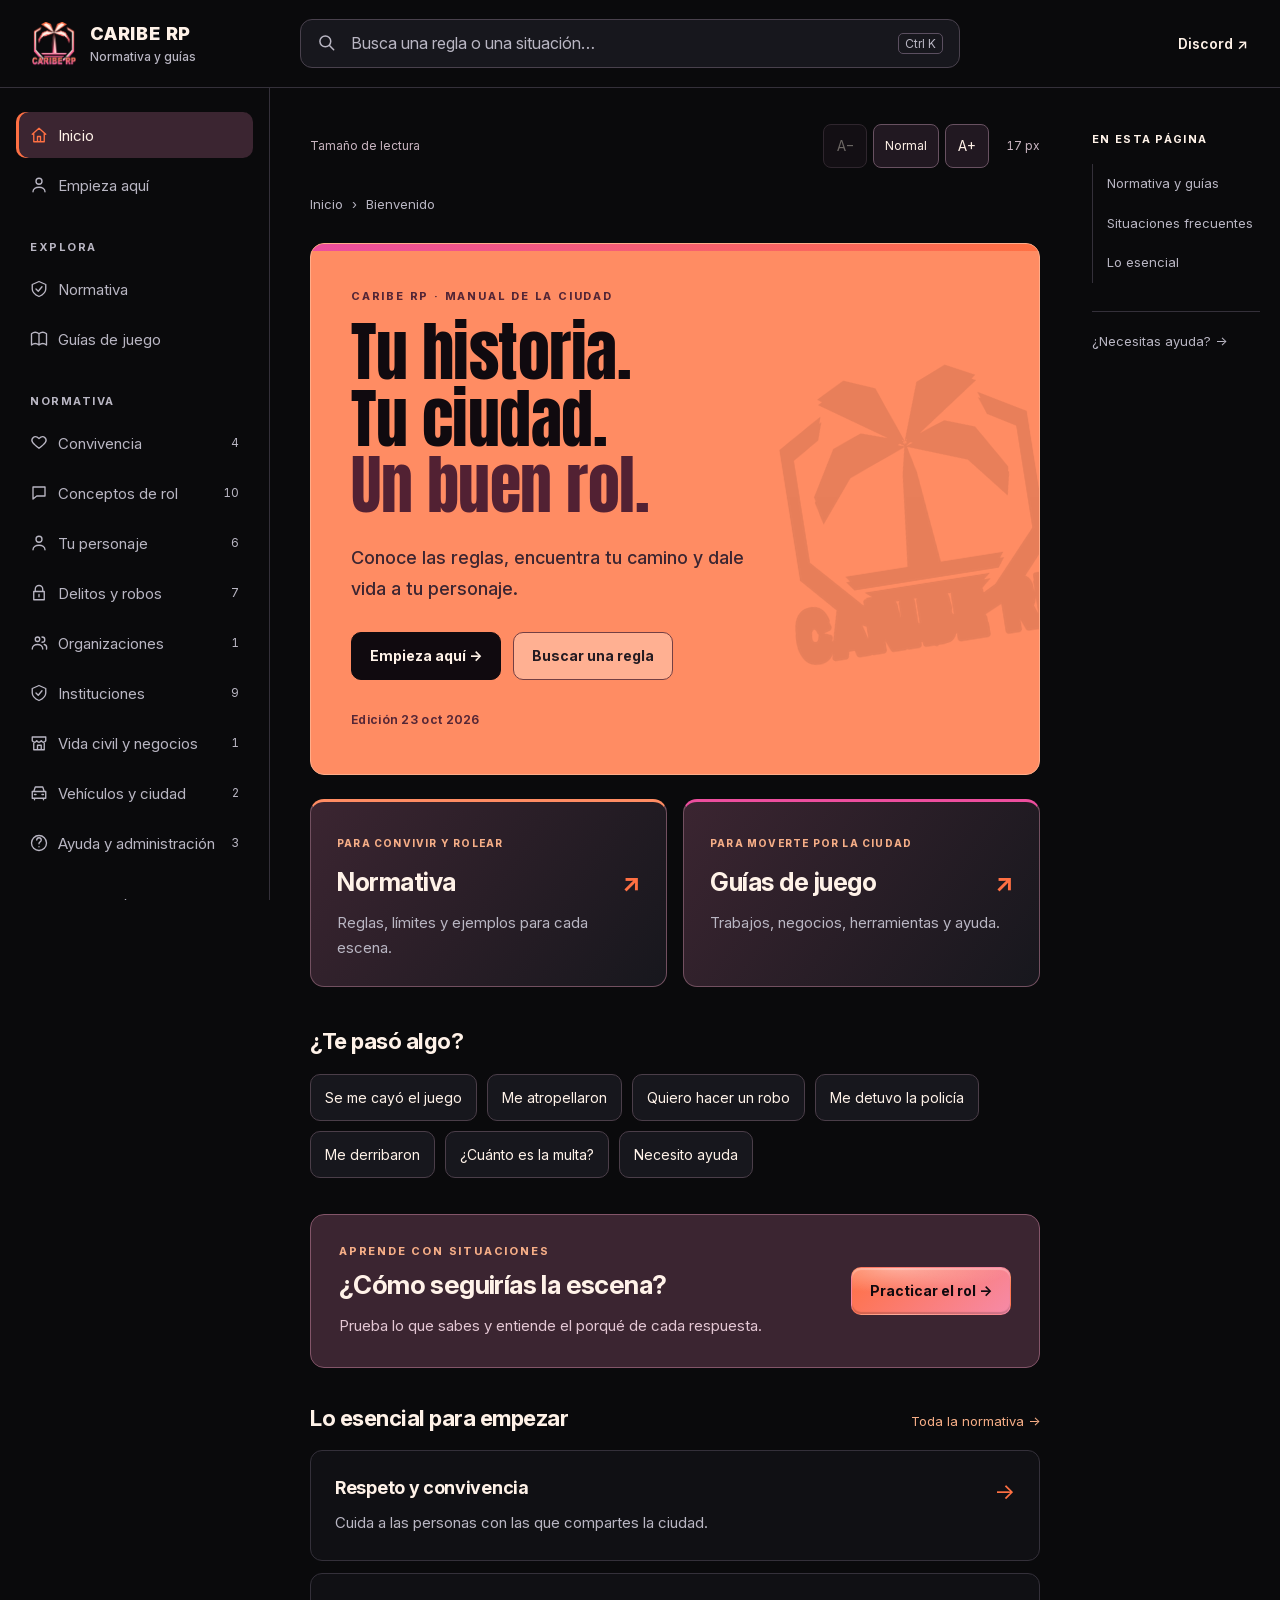
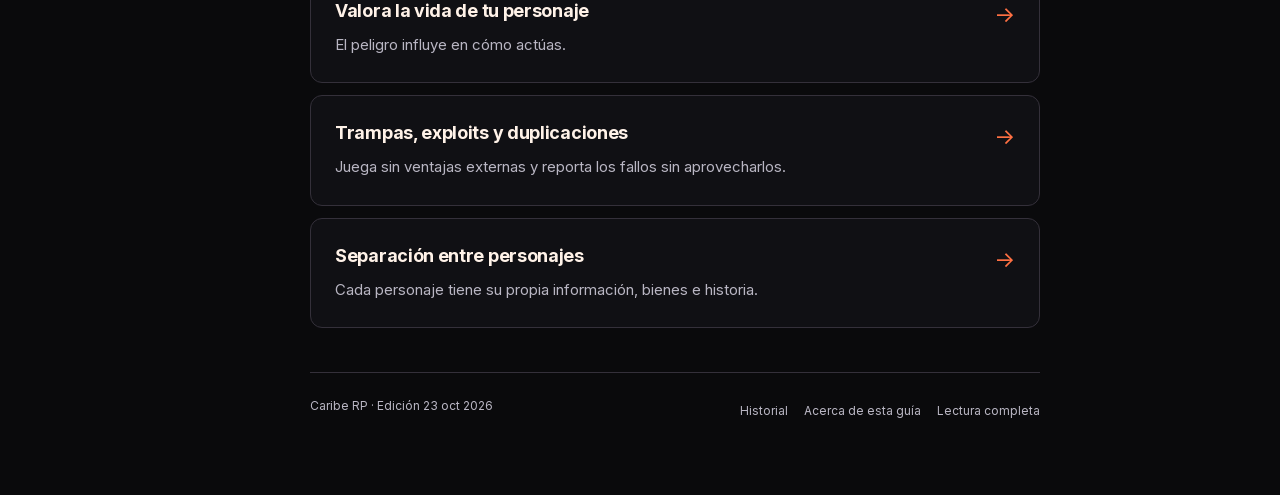
<file: index.html>
<!doctype html>
<html lang="es-CL">
<head>
<meta charset="utf-8"><meta name="viewport" content="width=device-width,initial-scale=1">
<meta name="robots" content="noindex,nofollow"><meta name="color-scheme" content="dark">
<meta name="description" content="Normativa y guías de Caribe RP. Encuentra reglas, ejemplos y ayuda para tu historia.">
<title>Normativa y guías · Caribe RP</title>
<link rel="icon" href="assets/caribe.png"><link rel="stylesheet" href="styles.css"><link rel="stylesheet" href="mejoras.css"><link rel="stylesheet" href="normativa.css"><script defer src="data.js"></script><script defer src="mejoras.js"></script><script defer src="app.js"></script>
</head>
<body>
<a class="skip" href="#contenido">Saltar al contenido</a>
<header class="topbar">
<a class="brand" href="#inicio"><img class="brand-logo" src="assets/caribe.png" alt="" width="38" height="42"><span>CARIBE RP<small>Normativa y guías</small></span></a>
<label class="search"><svg viewBox="0 0 24 24" aria-hidden="true"><circle cx="10" cy="10" r="6.5"/><path d="m15 15 5 5"/></svg><input id="buscar" type="search" autocomplete="off" placeholder="Busca una regla o una situación…" aria-label="Buscar en la normativa"><kbd>Ctrl K</kbd></label>
<button id="menu" class="mobile-toggle" aria-controls="sidebar" aria-expanded="false" aria-label="Abrir categorías">☰</button>
<a class="discord" href="https://discord.gg/H9JrDXFhCP" target="_blank" rel="noopener noreferrer">Discord ↗</a>
</header>
<div class="layout">
<aside id="sidebar" class="sidebar" aria-label="Categorías"><button id="cerrar-menu" class="sidebar-close" aria-label="Cerrar categorías">Cerrar menú <span aria-hidden="true">×</span></button><nav id="navegacion" aria-label="Normativa y guías"></nav><div class="sidebar-foot"><span class="live-dot"></span> Hecho para nuestra ciudad.<small>Edición · 23 oct 2026</small></div></aside>
<main id="contenido" tabindex="-1"></main>
<aside id="complemento" class="rightbar" aria-label="En esta página"></aside>
</div>
<button id="shade" class="shade" hidden tabindex="-1" aria-label="Cerrar categorías"></button>
<div class="toast" id="aviso" role="status" aria-live="polite"></div>
<noscript><p class="noscript">Puedes leer todos los artículos en la <a href="lectura.html">versión sin JavaScript</a>.</p></noscript>
</body>
</html>
</file>
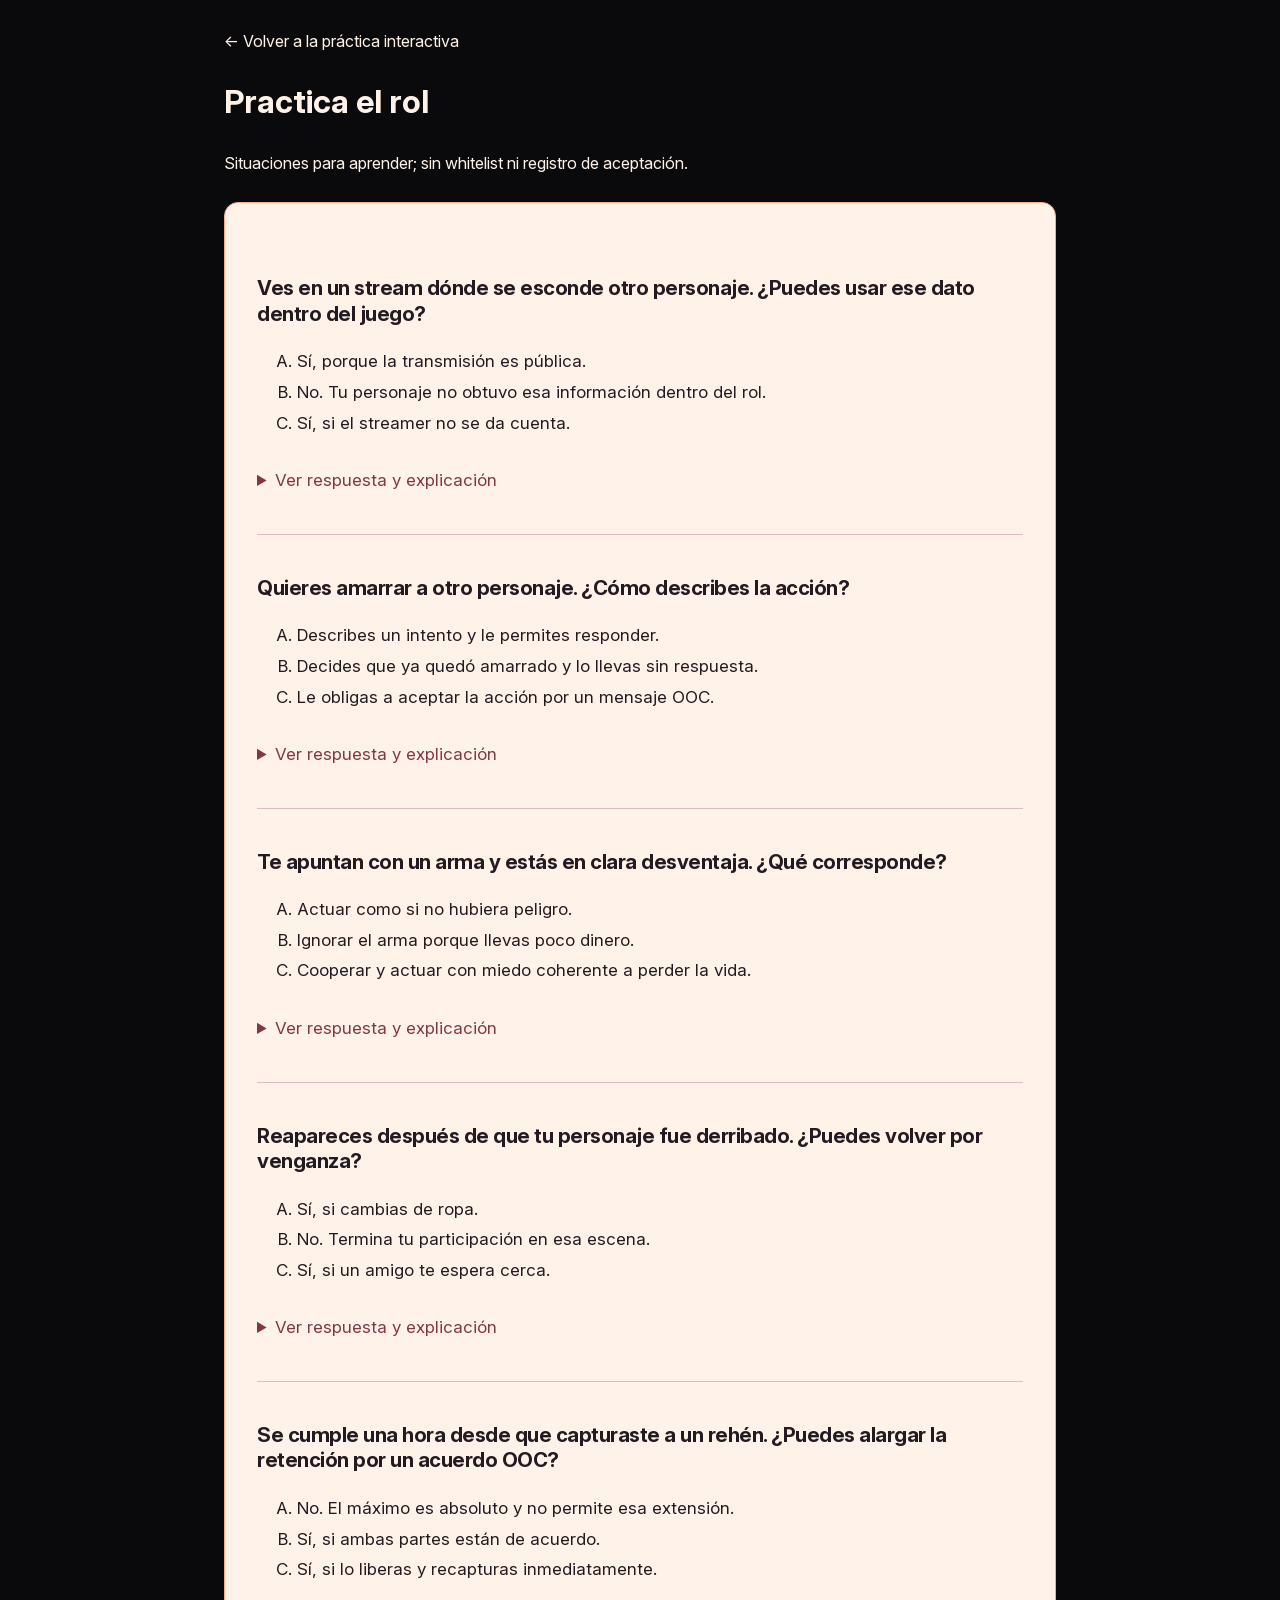
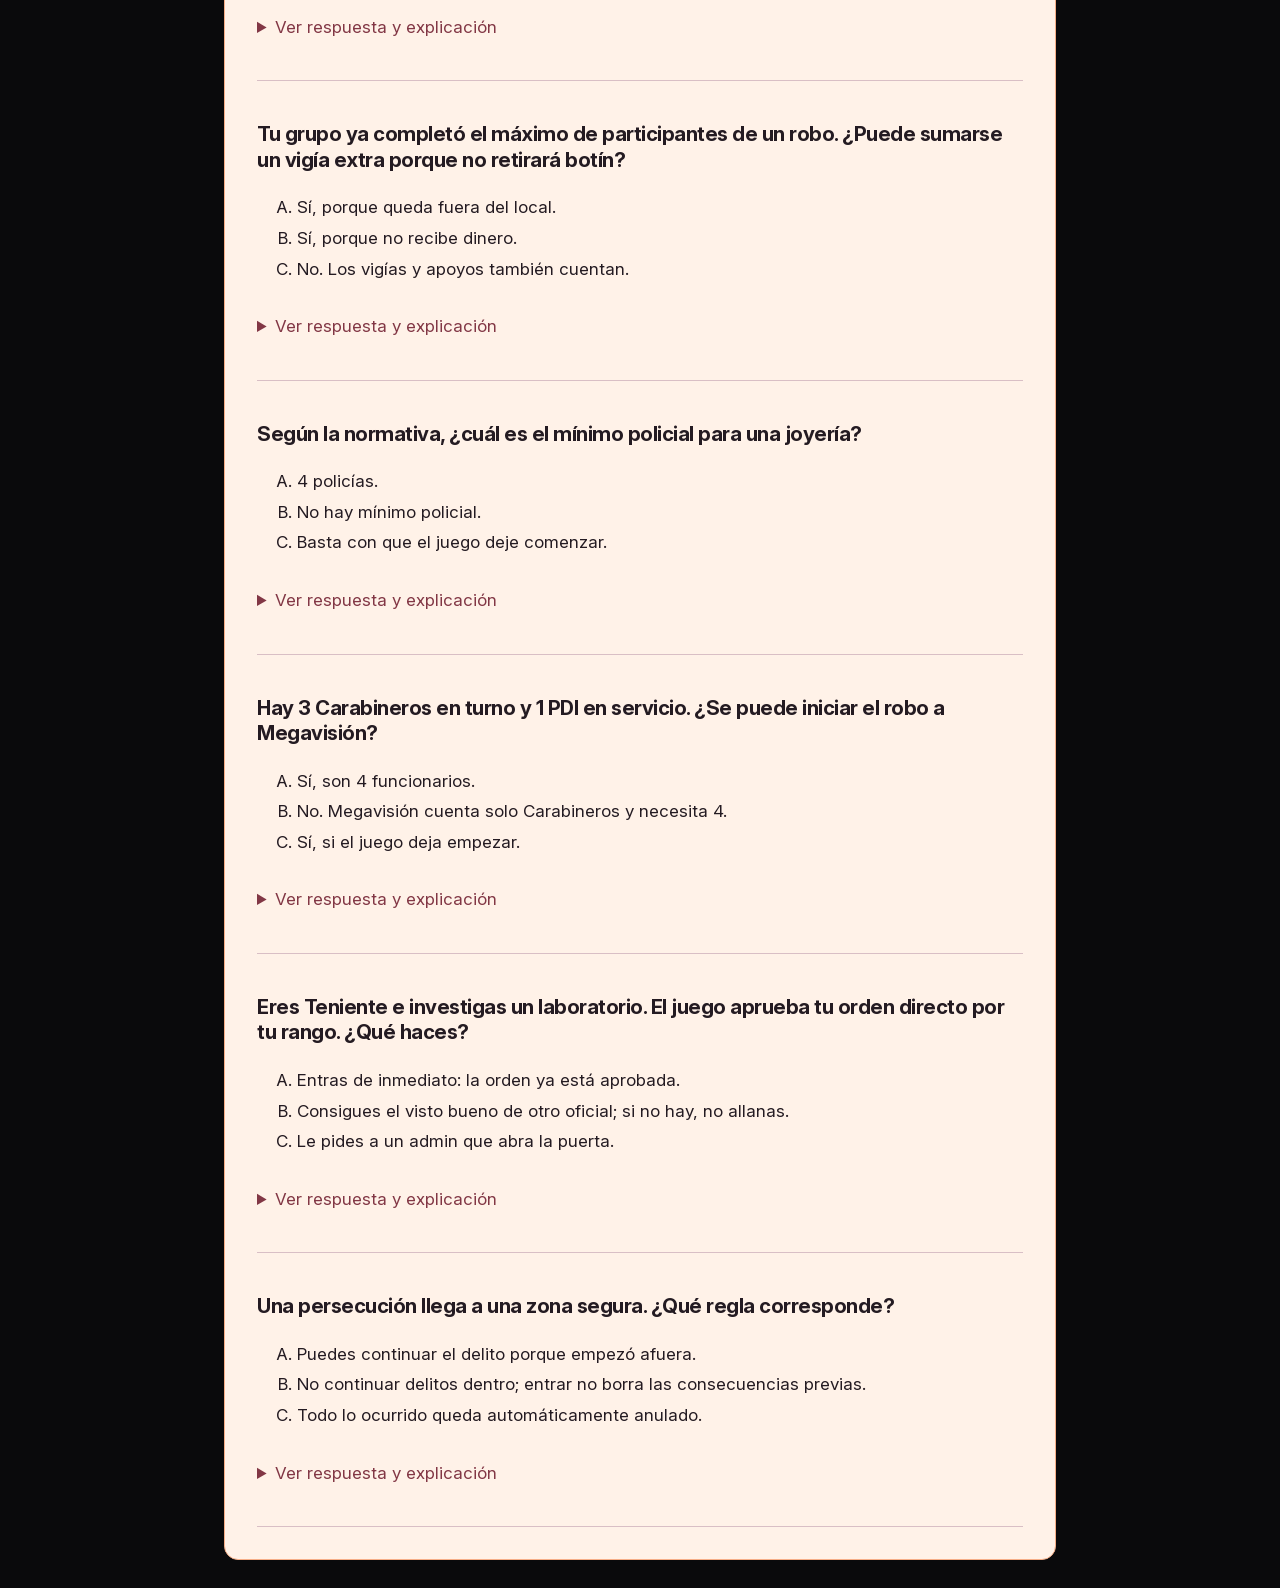
<file: lectura-mejoras.html>
<!doctype html><html lang="es-CL"><head><meta charset="utf-8"><meta name="viewport" content="width=device-width,initial-scale=1"><meta name="robots" content="noindex,nofollow"><title>Práctica de rol · Caribe RP</title><link rel="icon" href="assets/caribe.png"><link rel="stylesheet" href="styles.css"><link rel="stylesheet" href="mejoras.css"><link rel="stylesheet" href="normativa.css"></head><body class="static-reading"><a href="index.html#practica">← Volver a la práctica interactiva</a><h1>Practica el rol</h1><p>Situaciones para aprender; sin whitelist ni registro de aceptación.</p><div class="quiz-sheet"><section class="practice-reading"><h2>Ves en un stream dónde se esconde otro personaje. ¿Puedes usar ese dato dentro del juego?</h2><ol type="A"><li>Sí, porque la transmisión es pública.</li><li>No. Tu personaje no obtuvo esa información dentro del rol.</li><li>Sí, si el streamer no se da cuenta.</li></ol><details><summary>Ver respuesta y explicación</summary><p><strong>No. Tu personaje no obtuvo esa información dentro del rol.</strong></p><p>Usar información externa dentro del rol es metagaming. Lo que sabes como jugador no lo sabe automáticamente tu personaje.</p><a href="lectura.html#metagaming">Leer la regla completa →</a></details></section><section class="practice-reading"><h2>Quieres amarrar a otro personaje. ¿Cómo describes la acción?</h2><ol type="A"><li>Describes un intento y le permites responder.</li><li>Decides que ya quedó amarrado y lo llevas sin respuesta.</li><li>Le obligas a aceptar la acción por un mensaje OOC.</li></ol><details><summary>Ver respuesta y explicación</summary><p><strong>Describes un intento y le permites responder.</strong></p><p>La otra persona debe tener una posibilidad de respuesta. Decidir sus acciones sin dejarle responder es powergaming.</p><a href="lectura.html#powergaming">Leer la regla completa →</a></details></section><section class="practice-reading"><h2>Te apuntan con un arma y estás en clara desventaja. ¿Qué corresponde?</h2><ol type="A"><li>Actuar como si no hubiera peligro.</li><li>Ignorar el arma porque llevas poco dinero.</li><li>Cooperar y actuar con miedo coherente a perder la vida.</li></ol><details><summary>Ver respuesta y explicación</summary><p><strong>Cooperar y actuar con miedo coherente a perder la vida.</strong></p><p>Valorar la vida significa que el peligro influye en las decisiones de tu personaje.</p><a href="lectura.html#valorar-vida">Leer la regla completa →</a></details></section><section class="practice-reading"><h2>Reapareces después de que tu personaje fue derribado. ¿Puedes volver por venganza?</h2><ol type="A"><li>Sí, si cambias de ropa.</li><li>No. Termina tu participación en esa escena.</li><li>Sí, si un amigo te espera cerca.</li></ol><details><summary>Ver respuesta y explicación</summary><p><strong>No. Termina tu participación en esa escena.</strong></p><p>Al reaparecer termina la participación en la escena. No puedes regresar para vengarte ni usar los recuerdos que la regla excluye.</p><a href="lectura.html#pk-ck">Leer la regla completa →</a></details></section><section class="practice-reading"><h2>Se cumple una hora desde que capturaste a un rehén. ¿Puedes alargar la retención por un acuerdo OOC?</h2><ol type="A"><li>No. El máximo es absoluto y no permite esa extensión.</li><li>Sí, si ambas partes están de acuerdo.</li><li>Sí, si lo liberas y recapturas inmediatamente.</li></ol><details><summary>Ver respuesta y explicación</summary><p><strong>No. El máximo es absoluto y no permite esa extensión.</strong></p><p>El máximo es una hora desde cada captura. No se extiende por acuerdo OOC ni se reinicia mediante una recaptura inmediata.</p><a href="lectura.html#rehenes">Leer la regla completa →</a></details></section><section class="practice-reading"><h2>Tu grupo ya completó el máximo de participantes de un robo. ¿Puede sumarse un vigía extra porque no retirará botín?</h2><ol type="A"><li>Sí, porque queda fuera del local.</li><li>Sí, porque no recibe dinero.</li><li>No. Los vigías y apoyos también cuentan.</li></ol><details><summary>Ver respuesta y explicación</summary><p><strong>No. Los vigías y apoyos también cuentan.</strong></p><p>El límite abarca toda la escena: ejecutores, conductor, vigías y apoyo exterior. El cupo de quienes retiran botín es una restricción distinta.</p><a href="lectura.html#limites-robos">Leer la regla completa →</a></details></section><section class="practice-reading"><h2>Según la normativa, ¿cuál es el mínimo policial para una joyería?</h2><ol type="A"><li>4 policías.</li><li>No hay mínimo policial.</li><li>Basta con que el juego deje comenzar.</li></ol><details><summary>Ver respuesta y explicación</summary><p><strong>4 policías.</strong></p><p>La tabla aprobada exige 4 policías para joyería. Que una interacción esté disponible no elimina los requisitos de la norma.</p><a href="lectura.html#limites-robos">Leer la regla completa →</a></details></section><section class="practice-reading"><h2>Hay 3 Carabineros en turno y 1 PDI en servicio. ¿Se puede iniciar el robo a Megavisión?</h2><ol type="A"><li>Sí, son 4 funcionarios.</li><li>No. Megavisión cuenta solo Carabineros y necesita 4.</li><li>Sí, si el juego deja empezar.</li></ol><details><summary>Ver respuesta y explicación</summary><p><strong>No. Megavisión cuenta solo Carabineros y necesita 4.</strong></p><p>Megavisión exige 4 Carabineros en turno; la PDI no cuenta en ese robo. En los otros seis robos sí cuentan juntos.</p><a href="lectura.html#limites-robos">Leer la regla completa →</a></details></section><section class="practice-reading"><h2>Eres Teniente e investigas un laboratorio. El juego aprueba tu orden directo por tu rango. ¿Qué haces?</h2><ol type="A"><li>Entras de inmediato: la orden ya está aprobada.</li><li>Consigues el visto bueno de otro oficial; si no hay, no allanas.</li><li>Le pides a un admin que abra la puerta.</li></ol><details><summary>Ver respuesta y explicación</summary><p><strong>Consigues el visto bueno de otro oficial; si no hay, no allanas.</strong></p><p>La orden la autoriza un oficial distinto de quien investiga. La aprobación automática por rango no reemplaza esa revisión.</p><a href="lectura.html#allanamiento">Leer la regla completa →</a></details></section><section class="practice-reading"><h2>Una persecución llega a una zona segura. ¿Qué regla corresponde?</h2><ol type="A"><li>Puedes continuar el delito porque empezó afuera.</li><li>No continuar delitos dentro; entrar no borra las consecuencias previas.</li><li>Todo lo ocurrido queda automáticamente anulado.</li></ol><details><summary>Ver respuesta y explicación</summary><p><strong>No continuar delitos dentro; entrar no borra las consecuencias previas.</strong></p><p>No se continúan delitos en una zona segura. Tampoco se usa su entrada para cancelar consecuencias o reiniciar la participación.</p><a href="lectura.html#zona-segura">Leer la regla completa →</a></details></section></div></body></html>
</file>
<file: styles.css>
@font-face{font-family:Inter;src:url(assets/inter.woff2) format('woff2');font-weight:100 900;font-display:swap}
@font-face{font-family:Anton;src:url(assets/anton.woff2) format('woff2');font-weight:400;font-display:swap}

/* Caribe: superficies oscuras, lectura clara y color concentrado en la portada. */
:root{
  --bg:#0a0a0c;--surface:#101014;--raised:#17171d;--line:#34303a;
  --text:#fff2e8;--sub:#b9b6c3;--accent:#ff7043;--accent2:#ed4e9e;
  --cream:#fff2e8;--wine:#3b2531;--green:#7ddc8a;--warning:#ffb24a;
  --on-accent:#100a0f;--header:88px;--radius:14px;
  font-family:Inter,"Segoe UI",Arial,sans-serif;font-size:16px;color-scheme:dark;
}
*{box-sizing:border-box}
html{scroll-padding-top:calc(var(--header) + 24px)}
body{margin:0;background:var(--bg);color:var(--text);line-height:1.65;-webkit-text-size-adjust:100%;text-size-adjust:100%}
button,input{font:inherit}
button,a{touch-action:manipulation}
a{color:inherit;text-decoration:none}
button{cursor:pointer;color:inherit}
button,input{border-radius:10px}
svg{width:20px;height:20px;fill:none;stroke:currentColor;stroke-width:1.8;stroke-linecap:round;stroke-linejoin:round;flex-shrink:0}
::selection{background:#723a52;color:var(--cream)}
:focus-visible{outline:3px solid var(--accent);outline-offset:4px}
[hidden]{display:none!important}
.skip{position:fixed;top:-100px;left:20px;background:var(--accent);color:var(--on-accent);padding:12px 20px;z-index:60;border-radius:10px;font-weight:700}
.skip:focus{top:12px}

/* Cabecera y navegación. */
.topbar{position:sticky;top:0;z-index:10;min-height:var(--header);display:flex;align-items:center;gap:28px;padding:16px 32px;background:var(--bg);border-bottom:1px solid var(--line)}
.brand{display:flex;align-items:center;gap:14px;flex:0 0 240px;line-height:1.2}
.brand-logo{object-fit:contain;flex-shrink:0;width:44px;height:48px}
.brand>span{font-size:18px;letter-spacing:.8px;font-weight:850}
.brand small{display:block;font-size:12px;letter-spacing:0;color:var(--sub);font-weight:500;margin-top:6px}
.search{display:flex;align-items:center;gap:12px;background:var(--raised);border:1px solid #49414d;border-radius:12px;padding:11px 16px;max-width:660px;width:100%;min-height:48px;color:var(--sub)}
.search:focus-within{border-color:var(--accent);box-shadow:0 0 0 3px rgba(255,112,67,.13)}
.search input{width:100%;min-width:0;border:0;outline:0;background:none;color:var(--text);font-size:16px;line-height:1.4}
.search input::placeholder{color:var(--sub);opacity:1}
.search kbd{font:12px Inter,sans-serif;white-space:nowrap;border:1px solid #5b4f60;border-radius:5px;padding:2px 6px;color:var(--sub)}
.discord{margin-left:auto;display:inline-flex;align-items:center;justify-content:center;min-height:44px;font-size:14px;font-weight:600;white-space:nowrap;color:var(--cream)}
.discord:hover{color:var(--accent)}
.mobile-toggle{display:none}
.sidebar-close{display:none}
.layout{max-width:1660px;margin:auto;display:grid;grid-template-columns:270px minmax(0,1fr) 200px;min-height:calc(100dvh - var(--header))}
.sidebar{position:sticky;top:var(--header);height:calc(100dvh - var(--header));overflow:auto;overscroll-behavior:contain;border-right:1px solid var(--line);padding:24px 16px;display:flex;flex-direction:column;scrollbar-width:thin}
.nav-label{font-size:11px;letter-spacing:1.5px;color:var(--sub);padding:26px 14px 10px;text-transform:uppercase;font-weight:700}
.nav-link{display:flex;align-items:center;gap:10px;padding:12px 14px;border-radius:10px;margin-bottom:4px;font-size:15px;line-height:1.4;min-height:46px;color:var(--sub);transition:background .16s,color .16s}
.nav-link svg{width:18px;height:18px}
.nav-link:hover{background:var(--raised);color:var(--text)}
.nav-link.active{color:var(--cream);background:#3b2531;box-shadow:inset 3px 0 var(--accent)}
.nav-link.active svg{color:var(--accent)}
.count{margin-left:auto;font-size:12px;color:var(--sub);font-variant-numeric:tabular-nums}
.sidebar-foot{margin-top:auto;padding:32px 14px 4px;font-size:12px;color:var(--sub)}
.sidebar-foot small{display:block;font-size:11px;color:var(--sub);margin-top:6px}
.live-dot{display:inline-block;width:6px;height:6px;border-radius:50%;background:var(--accent);margin-right:6px}
main{min-width:0;padding:36px 40px 56px}
.rightbar{position:sticky;top:var(--header);height:calc(100dvh - var(--header));overflow:auto;padding:42px 20px 28px 12px;font-size:13px;color:var(--sub)}
.rightbar h2{font-size:11px;text-transform:uppercase;letter-spacing:1.3px;color:var(--text);margin:0 0 16px}
.rightbar a{display:block;padding:10px 0 10px 14px;border-left:1px solid var(--line);line-height:1.5}
.rightbar a:hover{color:var(--accent);border-left-color:var(--accent)}
.rightbar .aside-support{border-left:0;border-top:1px solid var(--line);margin-top:28px;padding:20px 0;font-size:13px}
.crumb{font-size:13px;color:var(--sub);display:flex;gap:9px;flex-wrap:wrap;margin-bottom:28px;line-height:1.6}
.crumb a:hover{color:var(--accent)}

/* La portada concentra el gesto gráfico: un sol Caribe y una franja de color. */
.hero{position:relative;overflow:hidden;isolation:isolate;border:1px solid #704654;border-radius:var(--radius);padding:44px 40px;background:radial-gradient(ellipse at 95% 5%,rgba(237,78,158,.25),transparent 58%),linear-gradient(130deg,#3b2531,#20141e 70%)}
.hero:before{content:'';position:absolute;inset:0 0 auto;height:5px;background:linear-gradient(90deg,var(--accent),var(--accent2));z-index:-1}
.hero:after{content:'';position:absolute;width:210px;height:210px;right:-50px;bottom:-90px;border-radius:50%;background:linear-gradient(155deg,#f6ae87,var(--accent) 50%,var(--accent2));box-shadow:0 0 0 22px rgba(246,174,135,.07),0 0 0 46px rgba(246,174,135,.04);z-index:-1}
.eyebrow{text-transform:uppercase;letter-spacing:1.8px;color:#f6ae87;font-size:11px;font-weight:750;line-height:1.6;margin-bottom:14px}
.hero h1{font-family:Anton,Impact,"Arial Narrow",sans-serif;font-size:clamp(46px,4.3vw,68px);line-height:1.08;letter-spacing:-.5px;font-weight:400;color:var(--cream);margin:0 0 22px;max-width:650px}
.hero h1 span{color:#f6ae87}
.hero p{font-size:17px;color:#eedbe4;max-width:42ch;margin:0 0 28px;line-height:1.7}
.hero-actions{display:flex;gap:12px;flex-wrap:wrap;position:relative;max-width:85%}
.primary,.secondary{display:inline-flex;align-items:center;justify-content:center;gap:8px;border-radius:10px;font-weight:700;font-size:14px;min-height:48px;padding:12px 18px;border:1px solid transparent;line-height:1.4}
.primary{color:var(--on-accent);background:radial-gradient(120% 90% at 28% 0%,rgba(255,255,255,.4),transparent 60%),linear-gradient(135deg,var(--accent),#f68aa8);box-shadow:inset 0 2px 1px rgba(255,255,255,.25),inset 0 -2px 1px rgba(0,0,0,.16)}
.primary:hover{filter:brightness(1.08)}
.secondary{border-color:#876372;background:#281c25;color:var(--cream)}
.secondary:hover{background:#402a37}
.reading-paths{display:grid;grid-template-columns:repeat(2,minmax(0,1fr));gap:16px;margin:24px 0 40px}
.reading-path{position:relative;display:block;border:1px solid #53404b;border-radius:var(--radius);padding:26px;background:linear-gradient(135deg,#221a21,var(--surface));transition:border-color .16s,background .16s}
.reading-path:hover{border-color:var(--accent);background:var(--raised)}
.reading-path .eyebrow{color:#f6ae87;font-size:10px;letter-spacing:1.2px}
.reading-path h2{display:flex;justify-content:space-between;gap:12px;font-size:25px;line-height:1.3;margin:12px 0;letter-spacing:-.5px}
.reading-path h2 span{color:var(--accent)}
.reading-path p{font-size:15px;color:var(--sub);margin:0}
.section-top{display:flex;justify-content:space-between;align-items:baseline;gap:16px;margin:36px 0 18px;scroll-margin-top:calc(var(--header) + 20px)}
.section-top h2{font-size:22px;letter-spacing:-.5px;margin:0;line-height:1.3}
.section-top>a{font-size:13px;color:#f6ae87;flex-shrink:0}
.quicklinks{display:flex;gap:10px;flex-wrap:wrap}
.quicklinks a{font-size:14px;border:1px solid #4b3e49;padding:11px 14px;min-height:46px;border-radius:10px;color:var(--cream);background:var(--raised)}
.quicklinks a:hover{border-color:var(--accent);color:#f6ae87}

/* Catálogo y resultados. Todo el texto útil parte de 15 px. */
.page-title{font-size:clamp(32px,3.1vw,44px);line-height:1.15;letter-spacing:-1.1px;margin:0 0 18px;font-weight:800;text-wrap:balance;overflow-wrap:anywhere}
.page-intro{font-size:17px;line-height:1.75;color:var(--sub);max-width:62ch;margin:0 0 28px}
.catalog-head{border:1px solid #60434f;border-left:4px solid var(--accent);border-radius:12px;background:linear-gradient(110deg,#2a1d27,var(--surface));padding:28px;margin-bottom:28px}
.catalog-head .eyebrow{display:flex;align-items:center;gap:10px;margin-bottom:20px}.catalog-head .eyebrow svg{width:19px;height:19px}.catalog-head .page-intro{margin-bottom:0}
.categories{display:grid;grid-template-columns:repeat(2,minmax(0,1fr));gap:14px}
.category-card{position:relative;display:flex;align-items:flex-start;gap:16px;border:1px solid var(--line);border-radius:var(--radius);background:var(--raised);padding:24px;transition:border-color .16s,background .16s;min-width:0}
.category-card:hover{border-color:#cb816d;background:#231c24}
.category-card>div:nth-child(2){min-width:0;flex:1}
.category-icon{display:grid;place-items:center;flex-shrink:0;width:44px;height:44px;border:1px solid #95604f;border-radius:12px;background:linear-gradient(145deg,#653728,#3b2531);color:#ffbb9e}
.category-icon svg{width:22px;height:22px}
.category-card h2{font-size:17px;line-height:1.4;margin:0 0 8px;letter-spacing:-.3px}
.category-card p{font-size:15px;color:var(--sub);line-height:1.65;margin:0}
.category-card .category-meta{font-size:12px;color:#f6ae87;margin-top:16px}
.arrow{color:var(--accent);font-size:21px;line-height:1;margin-left:auto}
.filters{display:flex;gap:8px;flex-wrap:wrap;margin:24px 0}
.filter{border:1px solid #514554;background:var(--surface);padding:11px 16px;font-size:14px;color:var(--sub);min-height:46px;line-height:1.4}
.filter.active{background:var(--wine);border-color:#c77d94;color:var(--cream)}
.article-list{display:grid;gap:12px}
.article-row{display:flex;align-items:flex-start;justify-content:space-between;gap:16px;padding:24px;border:1px solid var(--line);border-radius:12px;background:var(--surface);transition:border-color .16s,background .16s}
.article-row:hover{border-color:#a16c61;background:var(--raised)}
.article-row h2{font-size:18px;line-height:1.4;letter-spacing:-.3px;margin:0 0 9px}
.article-row p{font-size:15px;line-height:1.75;color:var(--sub);margin:0;max-width:62ch}
.row-arrow{color:var(--accent);font-size:22px;line-height:1.5;flex-shrink:0}
.status-hint{font-size:14px;color:var(--sub);line-height:1.7;margin-bottom:24px}
.empty{border:1px dashed #7d6378;border-radius:var(--radius);padding:28px;font-size:16px;color:var(--sub)}
.empty h2{font-size:23px;color:var(--text)}
.empty a{display:inline-block;color:#f6ae87;min-height:44px;padding:8px 0}

/* Lectura larga: ancho limitado, párrafos aireados y ejemplos distintos. */
.article-body{font-size:17px;line-height:1.85;max-width:65ch;overflow-wrap:anywhere}
.article-body p{color:#e2dce5;margin:0 0 24px}
.article-body h2{font-size:24px;line-height:1.35;letter-spacing:-.4px;margin:36px 0 18px;scroll-margin-top:calc(var(--header) + 24px)}
.article-section{scroll-margin-top:calc(var(--header) + 24px)}
.article-actions{display:flex;gap:10px;flex-wrap:wrap;align-items:center;margin:24px 0 32px;padding-bottom:24px;border-bottom:1px solid var(--line)}
.small-btn{background:var(--raised);border:1px solid #5d4d60;min-height:46px;padding:10px 15px;font-size:14px;border-radius:10px;color:var(--cream);line-height:1.5}
.small-btn:hover{border-color:var(--accent);color:#f6ae87}
.examples{display:grid;grid-template-columns:repeat(2,minmax(0,1fr));gap:16px}
.example{border:1px solid #38513d;border-top:3px solid var(--green);border-radius:12px;padding:22px;background:#131c17;font-size:15px;line-height:1.8}
.example h3{font-size:14px;color:#a9efb2;margin:0 0 12px;line-height:1.5}
.example.bad{background:#24191e;border-color:#69434b;border-top-color:#f6ae87}
.example.bad h3{color:#ffbdac}
.example p{margin:0;color:#e2dce5}
.source-note{border-top:1px solid var(--line);padding-top:22px;margin-top:36px;color:var(--sub);font-size:13px}
.source-note>summary{cursor:pointer;font-size:13px;min-height:44px;padding:8px 0;font-weight:600}
.source-note ul{padding-left:22px}
.source-note p,.source-note small{font-size:13px;color:var(--sub);line-height:1.8}
.related{border-top:1px solid var(--line);padding-top:24px;margin-top:36px}
.related h2{font-size:18px;line-height:1.4;margin:0 0 12px}
.related a{display:inline-block;margin:4px 16px 0 0;padding:8px 0;min-height:44px;color:#f6ae87;font-size:15px}
.pager{display:flex;gap:14px;justify-content:space-between;margin-top:32px}
.pager a{border:1px solid var(--line);padding:18px;border-radius:12px;font-size:15px;flex:1;min-width:0;background:var(--surface);line-height:1.5;overflow-wrap:anywhere}
.pager a:hover{border-color:var(--accent)}
.pager a:last-child{text-align:right}
.pager small{display:block;font-size:12px;color:var(--sub);margin-bottom:8px}
.glossary{margin:24px 0}
.glossary>div{padding:24px 0;border-bottom:1px solid var(--line)}
.glossary dt{font-size:20px;font-weight:750;color:var(--cream);line-height:1.5}
.glossary dd{margin:10px 0 0;color:#e2dce5;font-size:17px}
.glossary dd a{display:block;font-size:14px;color:#f6ae87;margin-top:10px;padding:7px 0;min-height:44px}
.history-list section{padding:26px 0;border-bottom:1px solid var(--line)}
.history-list h2{font-size:23px;letter-spacing:-.4px;margin:12px 0;line-height:1.4}
.history-list p{font-size:17px;color:var(--sub)}
.steps{list-style:none;padding:0;counter-reset:step}
.steps li{counter-increment:step;display:flex;align-items:center;gap:20px;padding:24px 0;border-bottom:1px solid var(--line)}
.steps li:before{content:counter(step);display:grid;place-items:center;width:42px;height:42px;flex-shrink:0;border-radius:12px;background:var(--wine);color:#ffbb9e;font-weight:750}
.steps a{font-size:18px;font-weight:700;line-height:1.5}
.steps small{display:block;font-size:15px;color:var(--sub);font-weight:400;margin-top:6px}
footer{display:flex;gap:18px;justify-content:space-between;flex-wrap:wrap;font-size:12px;color:var(--sub);border-top:1px solid var(--line);margin-top:44px;padding-top:22px;line-height:1.8}
footer>div{display:flex;gap:16px;flex-wrap:wrap}
footer a{display:inline-block;min-height:44px;padding:5px 0;color:var(--sub)}
footer a:hover{color:var(--accent)}
.toast{position:fixed;bottom:24px;left:50%;transform:translateX(-50%);max-width:90vw;overflow-wrap:anywhere;z-index:60;border:1px solid #b7798e;border-radius:12px;background:var(--wine);color:var(--cream);padding:14px 22px;font-size:15px;opacity:0;pointer-events:none}
.toast.visible{opacity:1}
.shade{display:none}
.noscript{padding:28px;font-size:17px}
.noscript a{color:#f6ae87;text-decoration:underline}

@media(min-width:1580px){main{padding:40px 52px 60px}.hero{padding:48px 44px}}
@media(max-width:1250px){.layout{grid-template-columns:250px minmax(0,1fr)}.rightbar{display:none}.topbar{gap:24px;padding-inline:24px}.brand{flex-basis:226px}main{padding:32px}.hero h1{font-size:58px}}
@media(min-width:761px) and (max-width:1020px){.categories{grid-template-columns:1fr}.reading-paths{grid-template-columns:1fr}.hero{padding:32px}.hero h1{font-size:50px}.hero-actions{max-width:100%}.hero:after{opacity:.55}.search kbd{display:none}.layout{grid-template-columns:230px minmax(0,1fr)}main{padding:28px 24px}}
@media(max-width:760px){
  :root{--header:148px}
  .topbar{flex-wrap:wrap;gap:12px;padding:12px 18px;min-height:var(--header)}
  .brand{flex:1 1 150px;gap:10px}.brand-logo{width:34px;height:38px}.brand>span{font-size:16px}.brand small{font-size:11px;margin-top:4px}
  .search{order:4;max-width:none;flex:0 0 100%;min-height:48px;padding:10px 12px}.search kbd{display:none}.search input{font-size:16px}
  .discord{font-size:13px;min-width:54px}.mobile-toggle{display:block;background:var(--raised);border:1px solid #6f556c;min-width:44px;height:44px;font-size:21px}
  .layout{display:block}.rightbar{display:none}
  .sidebar{position:fixed;inset:0 auto 0 0;width:310px;max-width:88vw;height:100dvh;z-index:30;background:var(--surface);border-right:1px solid #916275;transform:translateX(-100%);transition:transform .2s;padding:18px 14px}
  .sidebar.open{transform:translateX(0)}
  .sidebar-close{display:flex;align-items:center;justify-content:space-between;gap:12px;min-height:48px;width:100%;padding:10px 14px;margin-bottom:12px;border:1px solid #6f556c;background:var(--raised);font-size:15px;font-weight:650}.sidebar-close span{font-size:26px;line-height:1}
  .shade:not([hidden]){display:block;position:fixed;inset:0;border:0;border-radius:0;background:rgba(0,0,0,.72);z-index:25}
  main{padding:24px 20px 40px}.crumb{font-size:12px;margin-bottom:24px}.hero{padding:32px 24px}.hero h1{font-size:clamp(40px,10.8vw,56px);letter-spacing:-.4px}.hero p{font-size:16px;max-width:28ch}.hero:after{width:150px;height:150px;right:-78px;bottom:-78px}.hero-actions{max-width:100%}.hero-actions a,.hero-actions button{min-height:48px}
  .reading-paths{grid-template-columns:1fr;gap:12px;margin:20px 0 32px}.reading-path{padding:24px}.reading-path h2{font-size:25px}
  .categories{grid-template-columns:1fr;gap:12px}.category-card{padding:22px 18px;gap:14px}.category-card h2{font-size:17px}.category-icon{width:40px;height:40px}.category-icon svg{width:20px;height:20px}.category-card .arrow{font-size:19px}.catalog-head{padding:24px 20px;margin-bottom:24px}
  .page-title{font-size:34px;letter-spacing:-.8px}.page-intro{font-size:17px;margin-bottom:26px}.section-top{flex-wrap:wrap;gap:8px;margin-top:32px}.section-top h2{font-size:21px}.section-top>a{min-height:44px;padding:10px 0}
  .article-row{padding:22px 18px;gap:12px}.article-row h2{font-size:18px}.article-row p{font-size:15px}.article-body{font-size:17px;line-height:1.85}.article-body h2{font-size:23px}.article-body p{margin-bottom:24px}
  .examples{grid-template-columns:1fr;gap:14px}.example{padding:22px}.example p{font-size:16px}.article-actions{gap:10px}.small-btn{font-size:14px}.pager{flex-direction:column;gap:12px}.pager a{font-size:15px}.pager a:last-child{text-align:left}
  .steps li{gap:16px}.steps a{font-size:17px}.steps small{font-size:15px}.glossary dd{font-size:17px}
  footer{display:block;margin-top:36px}footer>div{margin-top:14px;gap:14px}
}
@media(max-width:360px){.topbar{padding-inline:14px;gap:8px}.discord{font-size:12px;min-width:48px}.brand{flex-basis:130px}.brand>span{font-size:14px}main{padding-inline:16px}.hero{padding:28px 20px}.hero-actions{flex-direction:column}.hero-actions>a,.hero-actions>button{width:100%}.category-card{gap:12px}.category-icon{width:36px;height:36px}.page-title{font-size:30px}}
@media(prefers-reduced-motion:reduce){*,*:before,*:after{animation:none!important;transition:none!important;scroll-behavior:auto!important}}
@media print{
  .topbar,.sidebar,.rightbar,.article-actions,.related,.pager,footer,.toast,.skip{display:none!important}
  .layout{display:block}body,main,.example{background:white;color:black}main{padding:0}
  .article-body p,.example p,.page-intro{color:#222}.example,.example.bad{border:1px solid #555;background:white;break-inside:avoid}
  .example h3,.example.bad h3,.page-title,.glossary dt,.glossary dd{color:black}.article-body a{text-decoration:underline}
}
</file>
<file: mejoras.css>
/* Edición Caribe: portada gráfica y superficie de lectura crema. */
:root{--reader-size:17px;--paper:#fff2e8;--ink:#241b22;--paper-sub:#67535e;--paper-line:#d9bfc5}
.hero{background:#ff8c63;border-color:#ffad8a;color:var(--ink);padding:44px 40px;min-height:430px}
.hero:before{height:7px;background:linear-gradient(90deg,#ed4e9e,#ff7043)}
.hero:after{display:none}
.hero h1{position:relative;z-index:1;color:#100a0f;font-size:clamp(54px,5vw,78px);line-height:1.04;max-width:75%;margin-bottom:24px}
.hero h1 span{color:#522133}
.hero .eyebrow{position:relative;color:#542636;max-width:85%;font-size:11px}
.hero p{position:relative;z-index:1;color:#3b2531;font-size:18px;font-weight:500;max-width:35ch}
.hero-mark{position:absolute;right:-2%;top:16%;width:38%;height:68%;object-fit:contain;filter:brightness(0);opacity:.09;transform:rotate(-9deg);pointer-events:none;z-index:0}
.hero .hero-actions{max-width:100%;z-index:1}
.hero .primary{background:#100a0f;border-color:#100a0f;color:#fff2e8;box-shadow:none}
.hero .secondary{color:#241b22;background:rgba(255,242,232,.35);border-color:#743f43}
.hero-edition{position:relative;margin-top:30px;font-size:12px;font-weight:650;color:#542636;letter-spacing:.3px}
.catalog-head{background:linear-gradient(105deg,#3b2531,#21151d);border-color:#80505f;border-left-width:5px}
.category-card{background:#1c161e;border-color:#4a3544;border-top:3px solid #a66870}
.category-icon{background:#ff9c79;color:#241b22;border-color:#ffb598;box-shadow:inset 0 2px 1px rgba(255,255,255,.25)}
.category-card:hover{background:#2d1f2a;border-color:#ff8c63}
.category-card h2{font-size:18px}
.reading-path{border-color:#725060;background:linear-gradient(125deg,#3b2531,#17171d)}
.reading-path:first-child{border-top:3px solid #ff8c63}.reading-path:last-child{border-top:3px solid #ed4e9e}
.practice-invite{display:flex;align-items:center;justify-content:space-between;gap:24px;margin:36px 0;padding:28px;border:1px solid #835569;border-radius:14px;background:#3b2531}
.practice-invite .eyebrow{margin-bottom:8px}.practice-invite h2{font-size:26px;line-height:1.25;letter-spacing:-.6px;margin:0 0 12px}.practice-invite p{font-size:15px;color:#e4c7d4;line-height:1.7;margin:0}.practice-invite>a{flex-shrink:0}
.reader-tools{display:flex;align-items:center;justify-content:flex-end;gap:6px;flex-wrap:wrap;margin:0 0 26px;font-size:12px;color:#c9b5c1}
.reader-tools>span{margin-right:auto;font-size:12px}.reader-tools output{min-width:45px;text-align:right;font-variant-numeric:tabular-nums}
.reader-size{border:1px solid #685161;background:#211821;color:#fff2e8;min-width:44px;min-height:44px;padding:8px 11px;border-radius:8px;font-size:14px;line-height:1.4}
.reader-size[data-action="font-reset"]{font-size:12px}.reader-size:hover:not(:disabled){border-color:#ff8c63;background:#3b2531}.reader-size:disabled{opacity:.4;cursor:default}
.article-body{max-width:68ch;background:var(--paper);color:var(--ink);border:1px solid #f6ae87;border-radius:14px;padding:clamp(24px,3vw,38px);font-size:var(--reader-size);line-height:1.9}
.article-body p{color:var(--ink)}
.article-body>.eyebrow{color:#823745}
.article-body h2{color:#3b2531;font-size:1.35em;margin-top:32px}
.article-body .rule-label{font-size:.76em;letter-spacing:1.3px;text-transform:uppercase;margin:0 0 24px;color:#684353}
.article-body a{color:#823745;text-decoration:underline;text-decoration-thickness:1px;text-underline-offset:4px}
.article-body .example{background:transparent;border:1px solid #a5bba0;border-top:4px solid #3f7541;font-size:.91em;padding:20px}
.article-body .example h3{color:#315c34;font-size:.93em}.article-body .example.bad{background:transparent;border-color:#c69a9e;border-top-color:#a63d4c}
.article-body .example.bad h3{color:#8b2439}.article-body .example p{color:var(--ink);font-size:inherit}
.article-body .source-note{border-top-color:var(--paper-line);color:var(--paper-sub)}
.article-body .source-note summary,.article-body .source-note p,.article-body .source-note small{color:var(--paper-sub)}
.article-body .glossary dt{color:#3b2531;font-size:1.15em}.article-body .glossary dd{font-size:inherit;color:var(--ink)}.article-body .glossary>div{border-bottom-color:var(--paper-line)}
.article-body .source-note li{margin-block:8px}.source-external{overflow-wrap:anywhere}
.robbery-comparison{background:var(--paper);color:var(--ink);border-radius:14px;padding:26px;min-width:0;font-size:var(--reader-size);line-height:1.75}
.article-body .robbery-comparison{padding:0;border-radius:0}
.table-scroll{overflow:auto;max-width:100%;border:1px solid #b99aa6;border-radius:10px;scrollbar-width:thin}
.robbery-comparison table{width:100%;border-collapse:collapse;font-size:.89em;line-height:1.5;min-width:410px;font-variant-numeric:tabular-nums}
.robbery-comparison caption{text-align:left;background:#ead2d1;color:#542c3b;font-size:.82em;font-weight:750;padding:16px;text-transform:uppercase;letter-spacing:.8px}
.robbery-comparison th,.robbery-comparison td{padding:17px 14px;text-align:left;border-bottom:1px solid #dac0c5;vertical-align:middle}
.robbery-comparison thead th{background:#3b2531;color:#fff2e8;font-size:.83em;font-weight:650}
.robbery-comparison thead th:first-child{width:42%}
.robbery-comparison td{font-size:1.15em;font-weight:750;text-align:center}
.robbery-comparison tbody th{font-weight:650;font-size:.95em}
.robbery-comparison tr:last-child>*{border-bottom:0}.robbery-comparison tbody tr:nth-child(even){background:rgba(59,37,49,.045)}
.robbery-comparison .table-pending td{font-size:.78em;font-weight:500;color:#67535e}
.robbery-comparison .table-note{font-size:.83em;color:#67535e;margin:20px 0 12px}
.robbery-comparison .table-rule{color:#823745;font-size:.84em;text-decoration:underline;display:inline-block;padding:8px 0;min-height:44px;text-underline-offset:4px}
.table-text{margin-bottom:28px;border-bottom:1px solid #d9bfc5;font-size:.9em}.table-text summary{cursor:pointer;padding:14px 0;min-height:44px;color:#743e52}.table-text p{margin-top:14px}
.quiz-sheet{background:var(--paper);border:1px solid #f6ae87;color:var(--ink);padding:32px;border-radius:14px;font-size:var(--reader-size);line-height:1.8}
.quiz-sheet .eyebrow{color:#823745}.quiz-sheet h2{font-size:1.7em;line-height:1.25;letter-spacing:-.5px;margin:12px 0 20px}
.quiz-sheet a{color:#823745;text-decoration:underline;text-underline-offset:4px}
.quiz-progress{display:flex;align-items:center;justify-content:space-between;gap:16px;margin-bottom:30px;font-size:.77em;font-weight:650;color:#67535e}
.quiz-progress progress{width:110px;max-width:40%;height:7px;accent-color:#b33d57;border-radius:99px;overflow:hidden}
.quiz-progress progress::-webkit-progress-bar{background:#d9bfc5}.quiz-progress progress::-webkit-progress-value{background:#b33d57}
.quiz-question{margin:0;padding:0;border:0;min-width:0}.quiz-question legend{font-size:1.25em;font-weight:750;line-height:1.5;padding:0;margin-bottom:24px;width:100%}
.quiz-options{display:grid;gap:12px}
.quiz-option{display:flex;align-items:flex-start;gap:14px;width:100%;text-align:left;padding:18px;background:transparent;color:var(--ink);border:1px solid #a67f90;border-radius:10px;font-size:.94em;line-height:1.65;min-height:64px}
.quiz-option:hover:not(:disabled){background:#f6d9c8;border-color:#823745}
.option-letter{display:grid;place-items:center;min-width:27px;height:27px;border:1px solid #a67f90;border-radius:7px;font-size:.73em;font-weight:750;flex-shrink:0;line-height:1;margin-top:1px}
.quiz-option:disabled{cursor:default;opacity:1}.quiz-option.is-correct{background:rgba(125,220,138,.18);border:2px solid #3f7541;padding:17px}.quiz-option.is-wrong{background:rgba(237,78,158,.09);border:2px solid #a63d4c;padding:17px}
.quiz-option small{display:block;margin-top:8px;font-size:.8em;font-weight:750}
.quiz-feedback{margin:24px 0;padding:22px;border-left:4px solid #a34962;background:#f1dcd4;border-radius:0 10px 10px 0;font-size:.94em;line-height:1.8}
.quiz-feedback p{margin:10px 0}.quiz-feedback a{font-size:.9em;display:inline-block;min-height:44px;padding:8px 0}
.quiz-hint{font-size:.8em;color:#67535e;margin:22px 0 0}
#quiz-current,#quiz-feedback,#quiz-result{scroll-margin-top:calc(var(--header) + 24px)}
.quiz-review{padding-left:24px}.quiz-review li{padding:20px 0;border-top:1px solid #d9bfc5}.quiz-review strong{font-size:.95em}.quiz-review p{font-size:.9em}.quiz-review a{font-size:.85em;display:inline-block;padding:8px 0;min-height:44px}
.practice-reading{padding:28px 0;border-bottom:1px solid #d9bfc5}.practice-reading h2{font-size:1.2em}.practice-reading details summary{min-height:44px;padding:10px 0;cursor:pointer;color:#823745}
.static-reading{max-width:880px;margin:auto;padding:28px 24px;color:#fff2e8}.static-reading>.quiz-sheet{margin-top:26px}.static-reading .reader-tools{justify-content:flex-start}
@media(max-width:1250px){.hero h1{font-size:66px}.hero{min-height:420px}}
@media(min-width:761px) and (max-width:1020px){.hero{padding:32px}.hero h1{font-size:56px;max-width:90%}.hero p{font-size:17px}.hero-mark{width:44%;right:-8%;top:24%}.practice-invite{align-items:flex-start;flex-direction:column}}
@media(max-width:760px){
  .hero{min-height:0;padding:32px 24px}.hero h1{font-size:clamp(48px,12vw,64px);max-width:100%}.hero p{font-size:17px;max-width:27ch}.hero-mark{width:53%;right:-10%;height:52%;top:32%;opacity:.07}.hero-edition{margin-top:24px;font-size:11px}
  .reader-tools{margin-bottom:22px;gap:5px}.reader-tools>span{flex:1 1 100%;margin-bottom:3px}.reader-tools output{margin-left:auto}.reader-size{min-height:44px}
  .article-body{font-size:var(--reader-size);padding:26px 22px;max-width:100%}.article-body .examples{gap:14px}.article-body .example{padding:20px}
  .practice-invite{padding:24px;align-items:flex-start;flex-direction:column;gap:22px}.practice-invite h2{font-size:26px}
  .robbery-comparison{padding:20px 16px}.robbery-comparison table{min-width:360px}.robbery-comparison th,.robbery-comparison td{padding:15px 11px}
  .quiz-sheet{padding:26px 20px}.quiz-question legend{font-size:1.15em}.quiz-option{padding:16px 14px;gap:10px}.quiz-option.is-correct,.quiz-option.is-wrong{padding:15px 13px}.quiz-feedback{padding:18px}.quiz-progress{gap:12px}.quiz-sheet h2{font-size:1.45em}
}
/* En móvil se ven ambos límites sin desplazar columnas. Los encabezados siguen accesibles. */
@media screen and (max-width:600px){
  .robbery-comparison .table-scroll{overflow:visible;border:0;border-radius:0}
  .robbery-comparison table{display:block;min-width:0;width:100%;font-size:.89em}
  .robbery-comparison caption{display:block;border-radius:10px;padding:16px;margin-bottom:16px;font-size:.78em;line-height:1.6}
  .robbery-comparison thead{position:absolute;width:1px;height:1px;padding:0;overflow:hidden;clip-path:inset(50%);white-space:nowrap}
  .robbery-comparison tbody{display:block}
  .robbery-comparison tbody tr{display:grid;grid-template-columns:repeat(2,minmax(0,1fr));border:1px solid #ba9aa6;border-radius:10px;margin-bottom:14px;overflow:hidden;background:transparent}
  .robbery-comparison tbody th{grid-column:1/-1;background:#3b2531;color:#fff2e8;font-size:.96em;padding:13px 15px;border:0}
  .robbery-comparison tbody td{display:block;padding:15px 12px;font-size:1.2em;text-align:left;border:0;line-height:1.5;overflow-wrap:anywhere}
  .robbery-comparison tbody td+td{border-left:1px solid #d9bfc5}
  .robbery-comparison tbody td::before{content:attr(data-label);display:block;min-height:3.2em;font-size:12px;line-height:1.6;color:#67535e;font-weight:500;margin-bottom:8px}
  .robbery-comparison .table-pending td{font-size:14px;line-height:1.6}
}
@media print{.reader-tools,.practice-invite{display:none!important}.hero,.article-body,.quiz-sheet,.robbery-comparison{background:white;color:black;border:0;padding:0}.hero-mark{display:none}.article-body p,.article-body h2,.article-body .example p,.article-body .example h3,.article-body .example.bad h3{color:black}.quiz-sheet a,.article-body a,.source-note summary{color:black}.robbery-comparison thead th{color:black;background:white}.table-scroll{overflow:visible}.robbery-comparison table{min-width:0}.quiz-sheet button{display:none}.static-reading{color:black}.quiz-sheet{font-size:12pt}}
</file>
<file: normativa.css>
/* Bloques estructurados de la normativa: regla en una frase, listas, tablas legibles en celular. */
.rule-summary{max-width:68ch;margin:0 0 22px;padding:16px 20px 16px 18px;border-left:4px solid var(--accent);background:linear-gradient(90deg,rgba(255,112,67,.14),rgba(237,78,158,.04));border-radius:0 12px 12px 0}
.rule-summary span{display:block;font-size:11px;font-weight:800;letter-spacing:1.4px;text-transform:uppercase;color:#ffb39a;margin-bottom:4px}
.rule-summary p{margin:0;font-size:calc(var(--reader-size,17px) + 1px);line-height:1.6;color:var(--cream);font-weight:600;text-wrap:pretty}
.rule-summary.is-guide{border-left-color:#8f8a9c;background:rgba(255,255,255,.04)}
.rule-summary.is-guide span{color:var(--sub)}

.article-body{max-width:900px}
.article-body>section>p,.article-body .rule-list,.article-body .rule-steps{max-width:68ch}
.article-body .block-h{font-size:1.18em;margin:34px 0 12px;padding-top:22px;border-top:1px solid rgba(59,37,49,.16)}
.article-body .block-h:first-child{border-top:0;padding-top:0;margin-top:0}
.rule-list,.rule-steps{margin:0 0 22px;padding-left:1.3em}
.rule-list li,.rule-steps li{margin:0 0 10px;padding-left:4px;line-height:1.7}
.rule-list li::marker{color:#c4502f}
.rule-steps{counter-reset:paso;list-style:none;padding-left:0}
.rule-steps li{counter-increment:paso;position:relative;padding-left:44px;min-height:32px}
.rule-steps li::before{content:counter(paso);position:absolute;left:0;top:1px;width:30px;height:30px;border-radius:50%;background:#3b2531;color:#fff2e8;font-size:14px;font-weight:800;display:grid;place-items:center}
.article-body strong{color:#2a1720}

.rule-box{border-radius:12px;padding:16px 18px 6px;margin:4px 0 24px;border:1px solid}
.rule-box h3{margin:0 0 8px;font-size:.82em;letter-spacing:.6px;text-transform:uppercase}
.rule-box ul{margin:0 0 10px;padding-left:1.2em}
.rule-box li{margin-bottom:8px;line-height:1.65}
.rule-box.is-dont{background:#fbe3dc;border-color:#e2a493}
.rule-box.is-dont h3{color:#8d2f1b}
.rule-box.is-do{background:#e3f1df;border-color:#a5bba0}
.rule-box.is-do h3{color:#2f5d31}

.callout{margin:6px 0 24px;padding:14px 18px;border-radius:12px;background:#efe3ea;border:1px solid #d4bccb}
.callout>strong{display:block;font-size:.86em;color:#3b2531;margin-bottom:4px}
.callout p{margin:0!important;font-size:.94em;line-height:1.7}
.callout.is-mecanica{background:#e6ebf5;border-color:#b8c3da}
.callout.is-mecanica>strong{color:#253b66}
.callout.is-ojo{background:#fff1d6;border-color:#ebc77d}
.callout.is-ojo>strong{color:#7a4b00}

/* Tablas: desplazables en pantallas medianas y en tarjetas en celular. */
.data-table{margin:6px 0 24px;overflow-x:auto;border:1px solid #d9c2b7;border-radius:12px;background:#fffaf6}
.data-table:focus-visible{outline:3px solid var(--accent);outline-offset:2px}
.data-table table{width:100%;border-collapse:collapse;font-size:.88em;line-height:1.5}
.data-table caption{text-align:left;padding:12px 16px;font-weight:800;font-size:.8em;letter-spacing:.8px;text-transform:uppercase;color:#684353;background:#f6e6dc;border-bottom:1px solid #e3cbbf}
.data-table th,.data-table td{padding:11px 14px;text-align:left;vertical-align:top;border-bottom:1px solid #eedcd2}
.data-table thead th{background:#3b2531;color:#fff2e8;font-size:.82em;font-weight:700;white-space:nowrap}
.data-table tbody tr:last-child>*{border-bottom:0}
.data-table tbody tr:nth-child(even){background:#fbf0ea}
.data-table tbody th{font-weight:600;color:#2a1720}
.data-table .cell-title{font-weight:700;color:#2a1720;display:block}
.data-table small{display:block;color:#6f5862;font-size:.86em;margin-top:2px;font-weight:400}
.data-table .num{font-variant-numeric:tabular-nums;white-space:nowrap}
.data-table b.num{font-size:1.25em}
.pill{display:inline-block;padding:1px 8px;border-radius:99px;font-size:.78em;font-weight:700;margin-right:4px}
.pill.warn{background:#ffe0b8;color:#7a4b00}
.penal .data-table td:nth-child(2),.penal .data-table td:nth-child(3){white-space:nowrap}
.data-table.is-compact table{font-size:.86em}
@media(min-width:641px){.robos-tabla tbody th{min-width:200px;width:30%}.robos-tabla td:nth-child(2),.robos-tabla td:nth-child(3){text-align:center;width:11%}.robos-tabla thead th:nth-child(2),.robos-tabla thead th:nth-child(3){text-align:center;white-space:normal}.penal tbody th{min-width:170px;width:28%}}

/* Tabla de robos fuera del artículo (página Tabla de robos). */
.robos-tabla .table-note{max-width:68ch;font-size:.86em;color:#67535e;margin:4px 0 8px}
.robos-tabla .table-rule{color:#823745;text-decoration:underline;font-size:.88em;display:inline-block;min-height:44px;padding:8px 0}
main>.robos-tabla{max-width:980px;background:var(--paper);color:var(--ink);border-radius:14px;padding:clamp(16px,3vw,28px);font-size:var(--reader-size);line-height:1.7}
main>.robos-tabla .data-table{margin-top:0}

/* Comprobador de robos. */
.checker{max-width:980px;margin:28px 0;padding:22px;border:1px solid var(--line);border-radius:var(--radius);background:var(--surface)}
.checker h2{margin:0 0 4px;font-size:22px}
.checker>p{margin:0 0 16px;color:var(--sub);font-size:15px}
.checker-grid{display:grid;grid-template-columns:2fr repeat(3,1fr);gap:12px}
.field{display:flex;flex-direction:column;gap:6px;font-size:13px;color:var(--sub);font-weight:600}
.field select,.field input{min-height:46px;padding:10px 12px;background:var(--raised);color:var(--text);border:1px solid #49414d;font:inherit;font-size:16px}
.field select:focus,.field input:focus{border-color:var(--accent);outline:none;box-shadow:0 0 0 3px rgba(255,112,67,.2)}
.checker-result{margin-top:16px;padding:14px 16px;border-radius:12px;border:1px solid}
.checker-result strong{font-size:17px}
.checker-result p,.checker-result ul{margin:6px 0 0;font-size:15px}
.checker-result ul{padding-left:1.2em}
.checker-result.is-ok{background:#132018;border-color:#3f7541;color:#c8f0cc}
.checker-result.is-no{background:#2a1a1d;border-color:#8b4a4f;color:#ffd2c6}

@media(max-width:900px){.checker-grid{grid-template-columns:1fr 1fr}.field-wide{grid-column:1/-1}}
@media screen and (max-width:640px){
  main>.robos-tabla{padding:14px}
  .rule-summary{padding:14px 16px}
  .data-table{overflow:visible;border:0;background:none}
  .data-table table,.data-table tbody,.data-table tr,.data-table th,.data-table td{display:block;width:100%}
  .data-table thead{position:absolute;width:1px;height:1px;overflow:hidden;clip:rect(0 0 0 0)}
  .data-table caption{display:block;border:1px solid #e3cbbf;border-radius:10px;margin-bottom:10px}
  .data-table tbody tr{border:1px solid #d9c2b7;border-radius:12px;margin-bottom:10px;background:#fffaf6!important;overflow:hidden}
  .data-table tbody th{background:#f6e6dc;border-bottom:1px solid #eedcd2;padding:10px 14px}
  .data-table td{display:grid;grid-template-columns:minmax(96px,38%) 1fr;gap:10px;padding:8px 14px;border-bottom:1px dashed #eedcd2}
  .data-table td::before{content:attr(data-label);font-size:.78em;font-weight:700;color:#7a6470;text-transform:uppercase;letter-spacing:.4px;padding-top:2px}
  .data-table b.num{font-size:1.1em}
  .checker{padding:16px}
  .checker-grid{grid-template-columns:1fr}
  .rule-steps li{padding-left:40px}
}
@media print{.rule-summary{background:none;border-left-color:#000}.rule-summary p,.rule-summary span{color:#000}.checker{display:none}.data-table{overflow:visible}}
.topbar{top:env(safe-area-inset-top,0px)}body::before{content:"";position:fixed;inset:0 0 auto;height:env(safe-area-inset-top,0px);z-index:11;background:var(--bg)}
</file>
